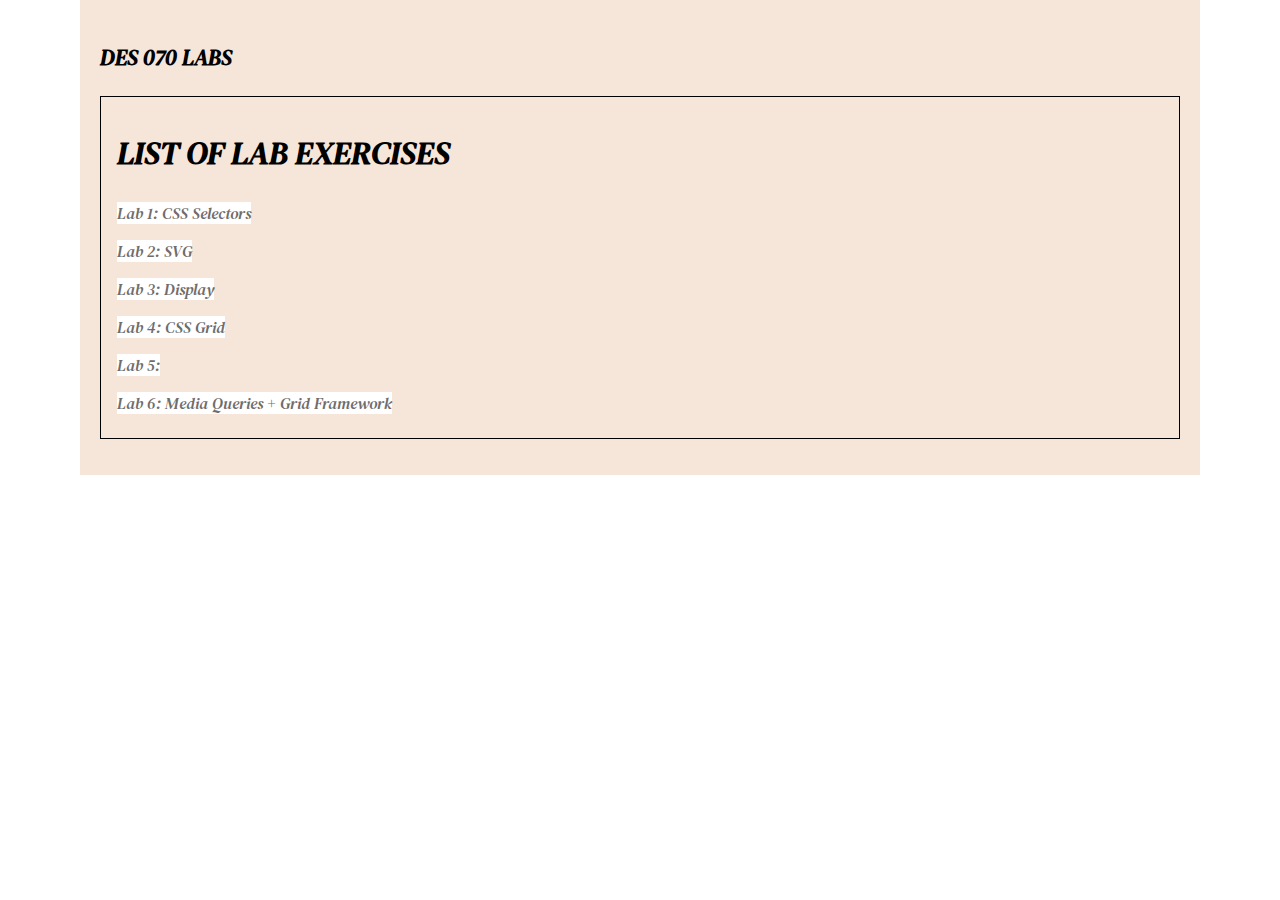
<file: index.html>
<!DOCTYPE html>
<html lang="en">
<head>
    <meta charset="UTF-8">
    <meta name="viewport" content="width=device-width, initial-scale=1.0">
   
    <link rel="preconnect" href="https://fonts.googleapis.com">
    <link rel="preconnect" href="https://fonts.gstatic.com" crossorigin>
    <link href="https://fonts.googleapis.com/css2?family=DM+Serif+Text:ital@0;1&display=swap" rel="stylesheet">
    
    <link rel="stylesheet" href="css/style.css">
   
    <title>Web Design Labs</title>

</head>
<body>

    <main>
        <div id="head">
            <div>
                <h3> <a href="index.html"> DES 070 LABS </a></h3>
            </div>
        </div>

        <div class="post">
            <h2> LIST OF LAB EXERCISES </h2>
            <p> <a href="css-lab-1.html"> Lab 1: CSS Selectors </a> </p>
            <p> <a href="css-lab-2.html"> Lab 2: SVG</a> </p>
            <p> <a href="css-lab-3.html"> Lab 3: Display</a> </p>
            <p> <a href="css-lab-4.html"> Lab 4: CSS Grid</a> </p>
            <p> <a href="css-lab-5.html"> Lab 5: </a> </p>
            <p> <a href="css-lab-6.html"> Lab 6: Media Queries + Grid Framework</a> </p>
        </div>

        </div>
        
    </main>
    

</body>
</html>
</file>
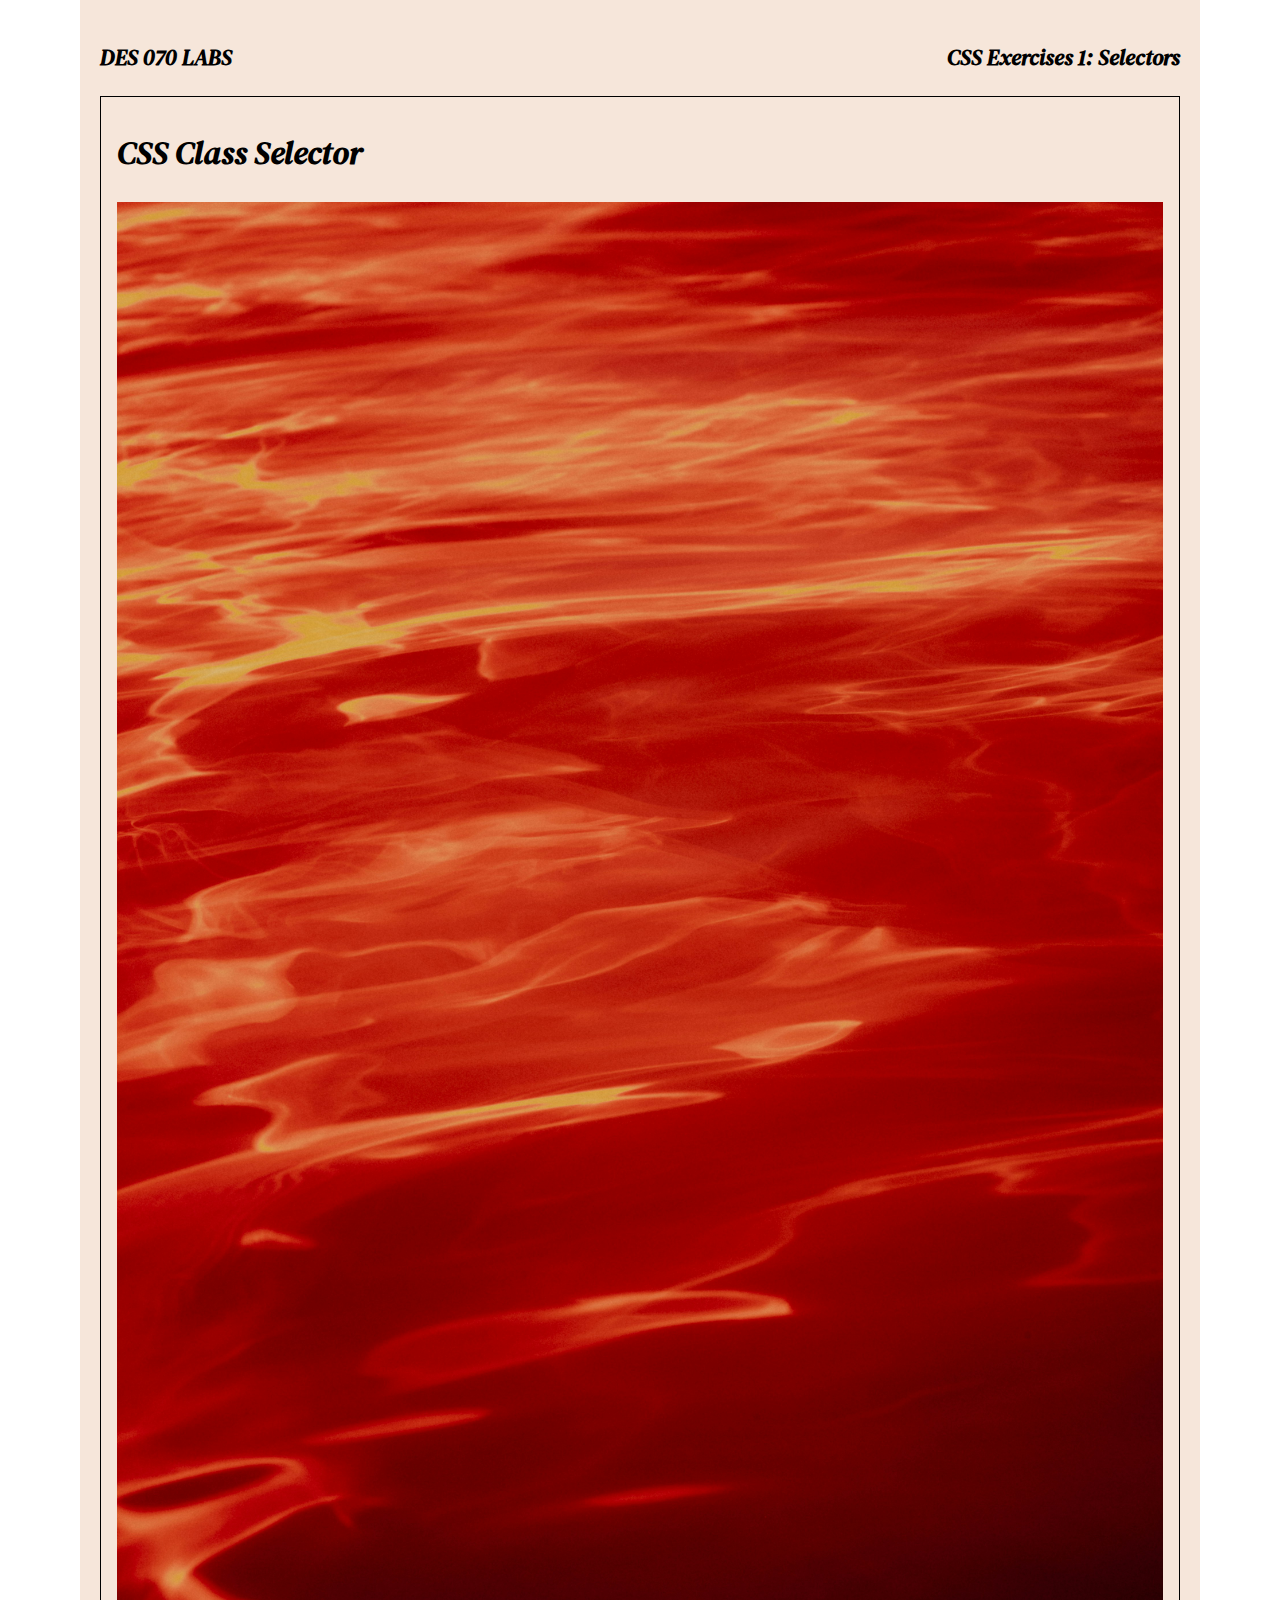
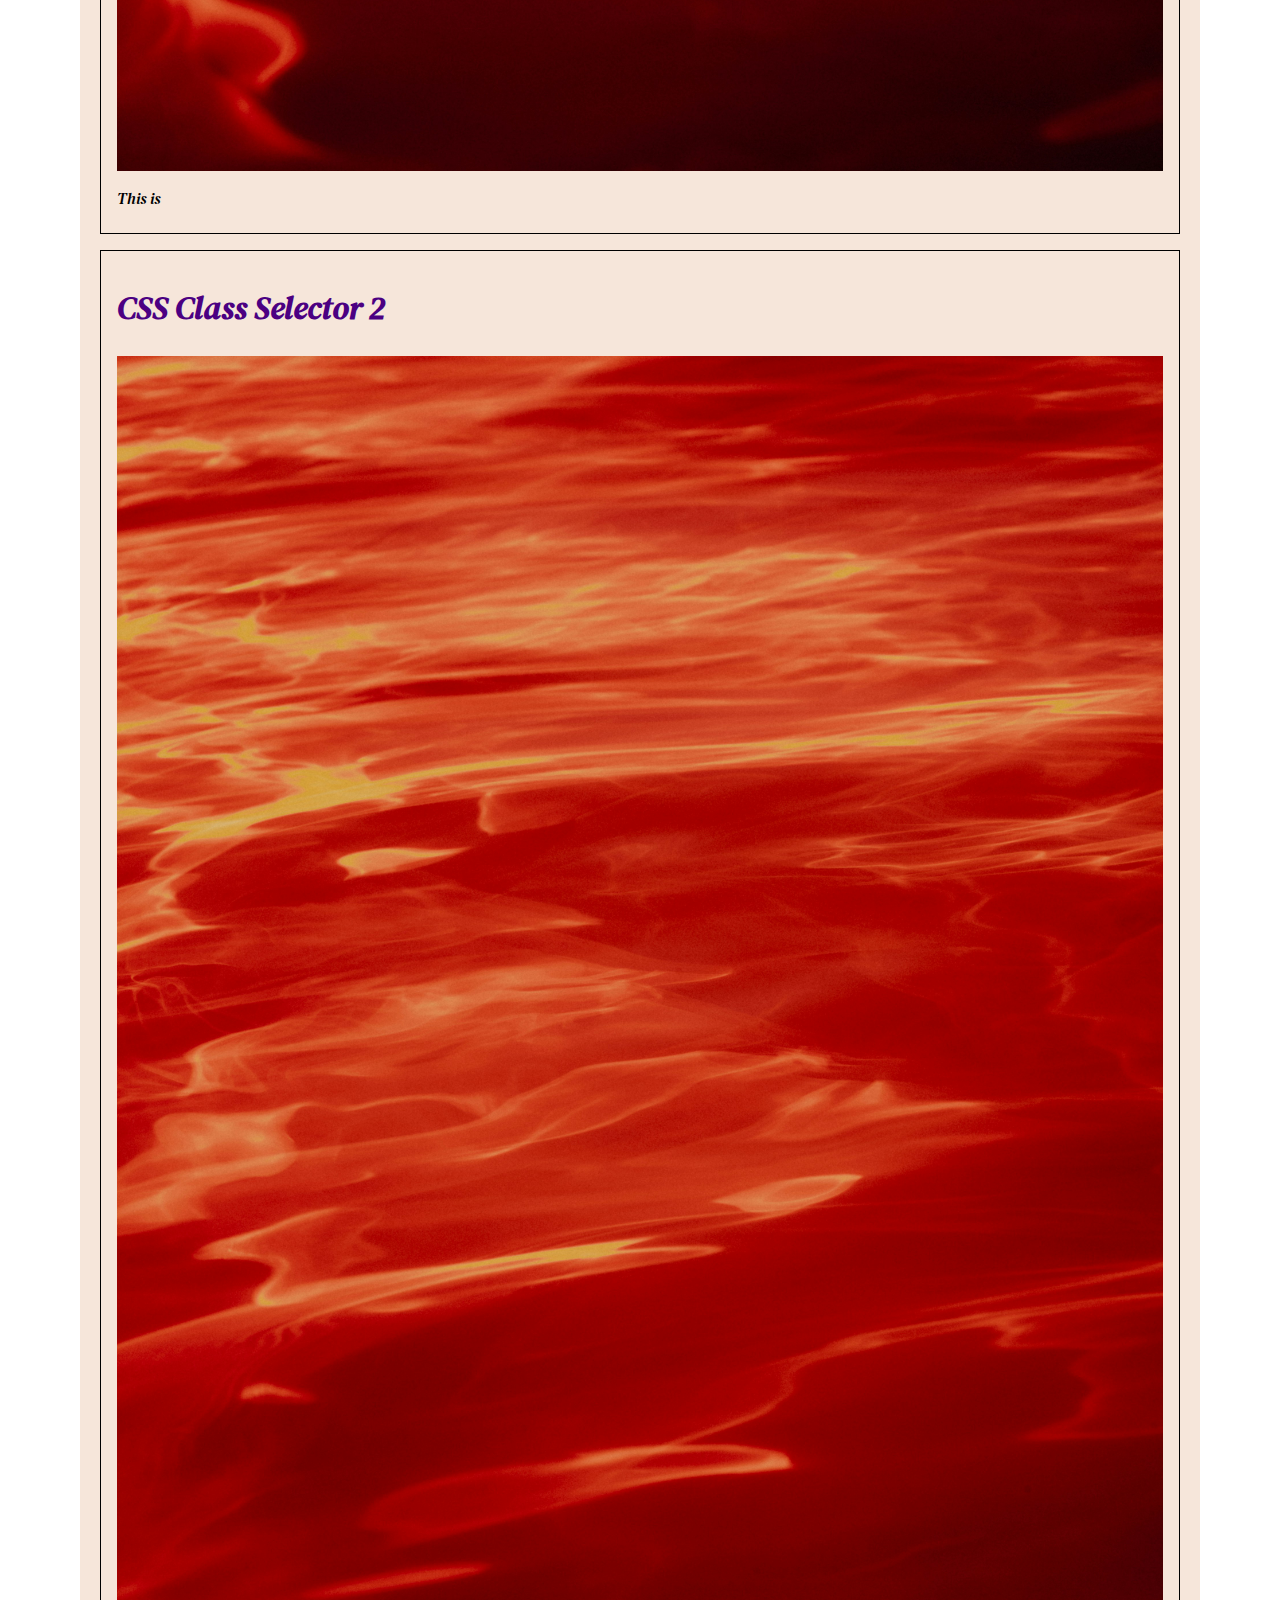
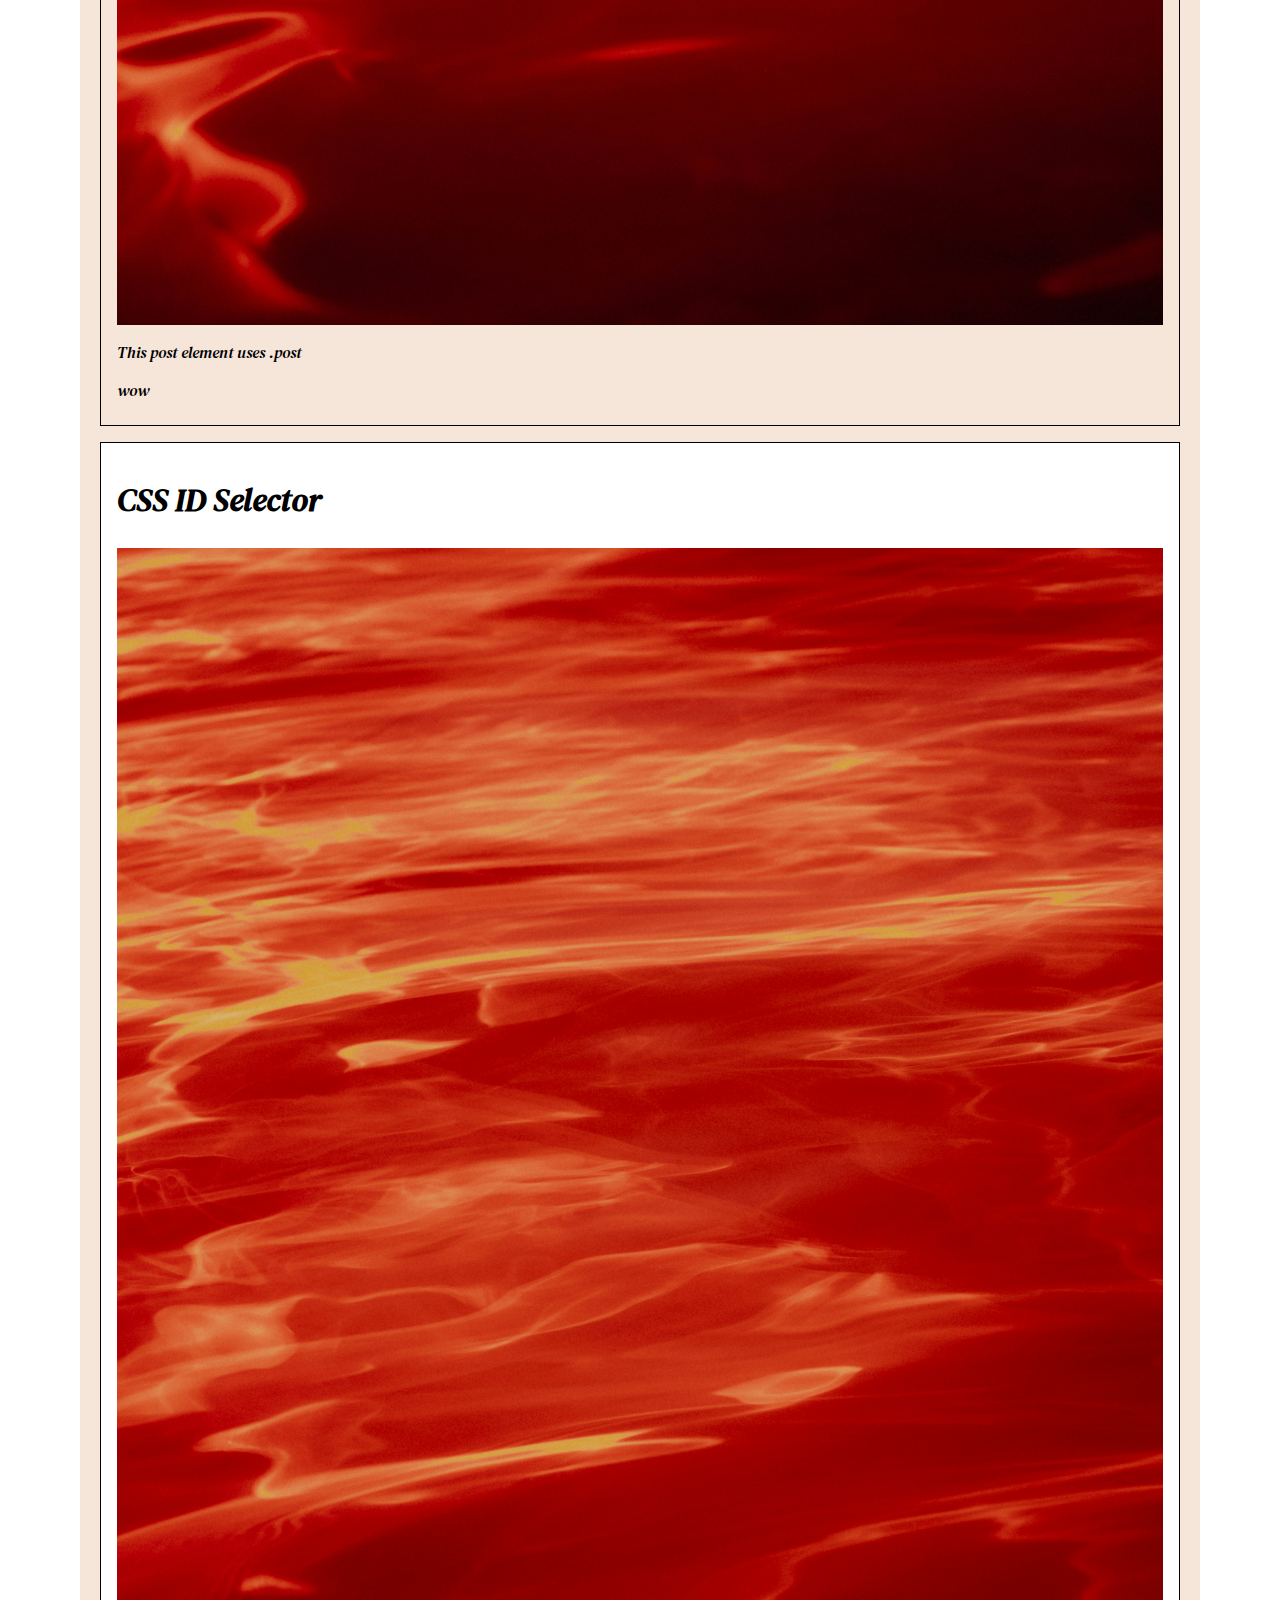
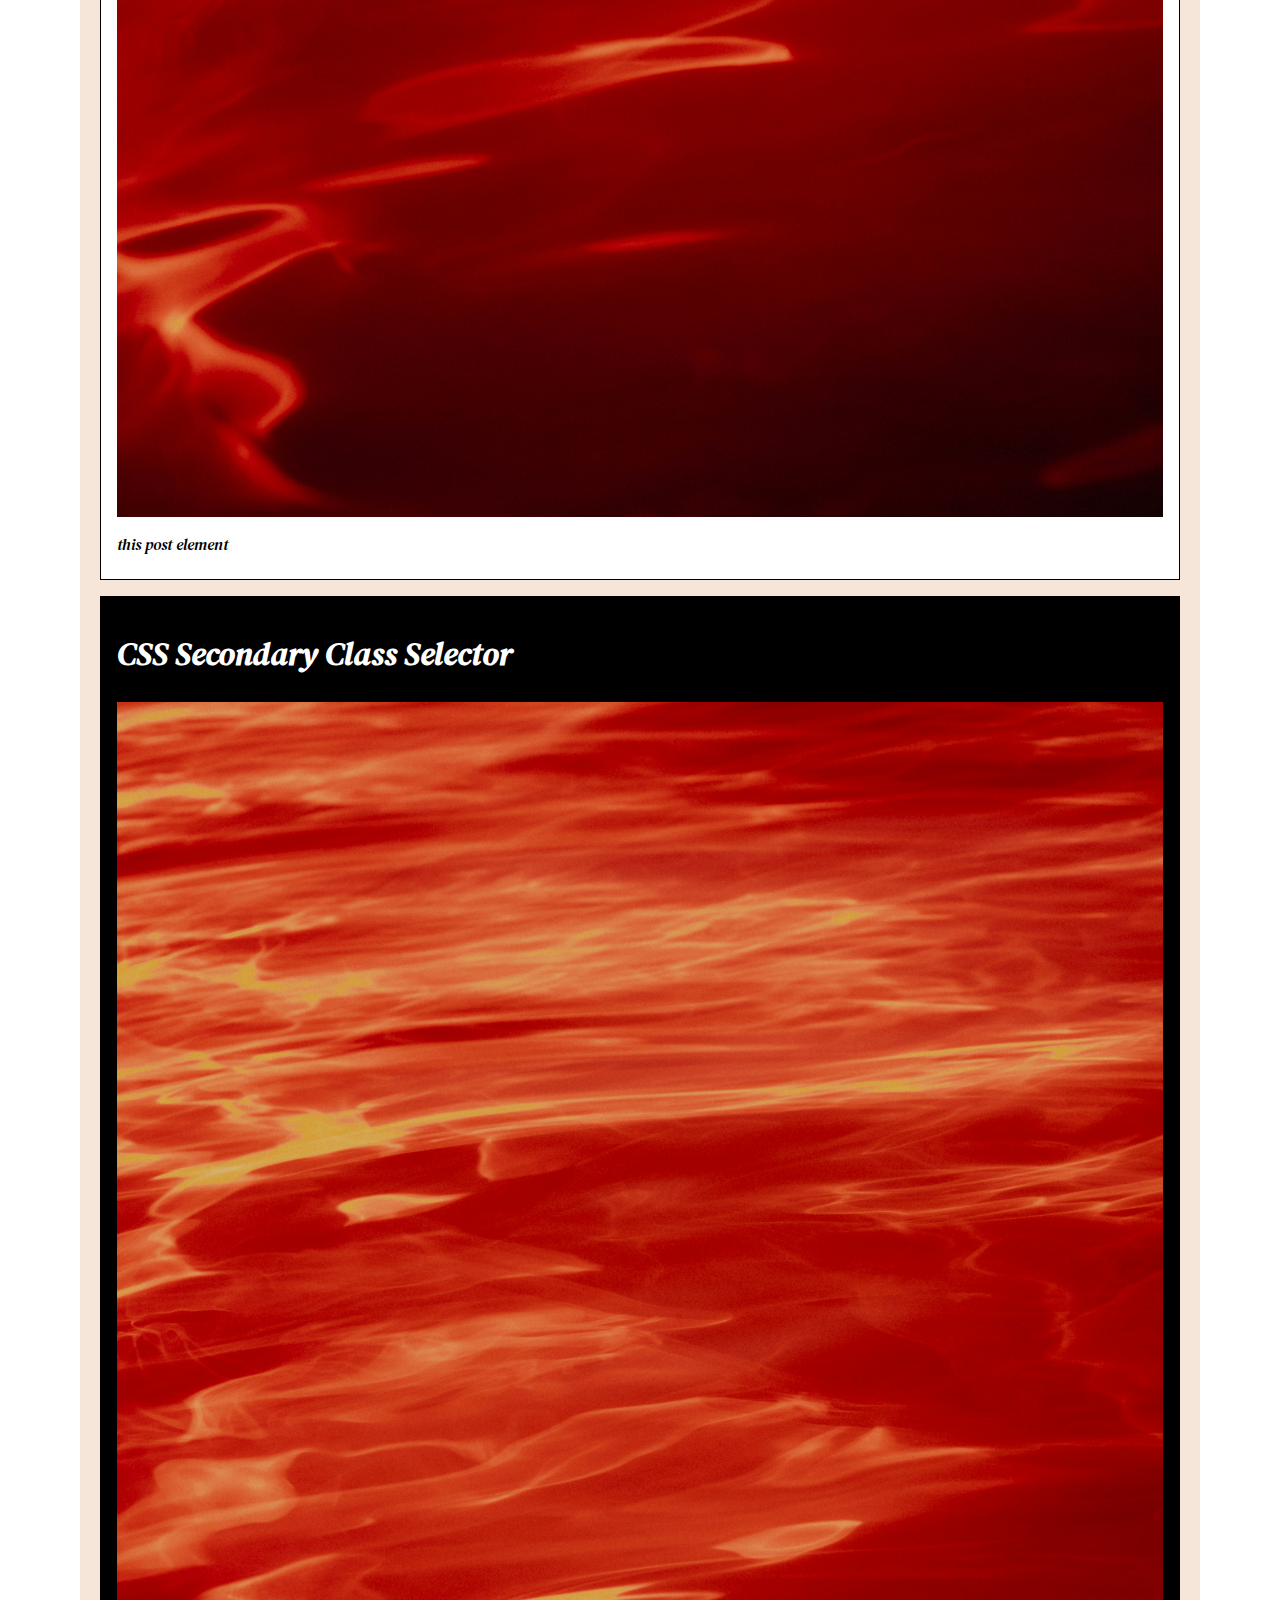
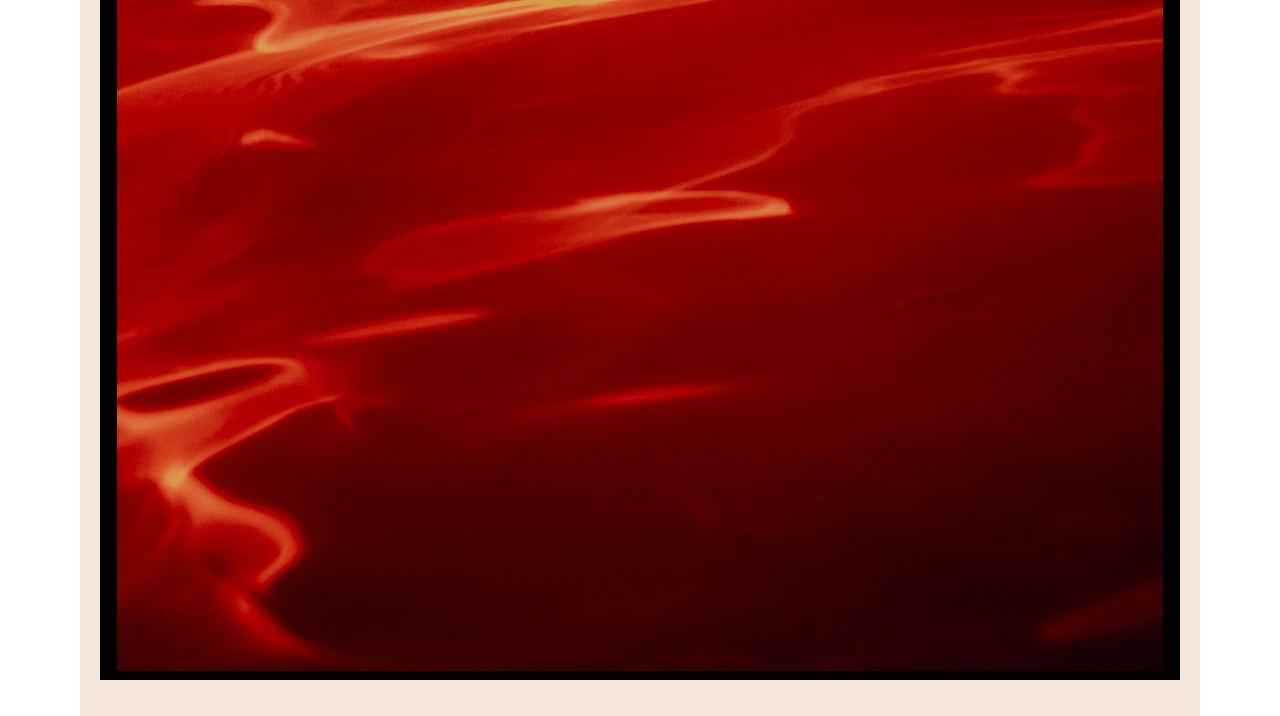
<file: css-lab-1.html>
<!DOCTYPE html>
<html lang="en">
<head>
    <meta charset="UTF-8">
    <meta name="viewport" content="width=device-width, initial-scale=1.0">
   
    <link rel="preconnect" href="https://fonts.googleapis.com">
    <link rel="preconnect" href="https://fonts.gstatic.com" crossorigin>
    <link href="https://fonts.googleapis.com/css2?family=DM+Serif+Text:ital@0;1&display=swap" rel="stylesheet">
    
    <link rel="stylesheet" href="css/style.css">
   
    <title>Web Design Labs</title>

</head>


<body>

    <main>
        <div id="head">
            <div><h3> <a href="index.html"> DES 070 LABS </a></h3></div>
            <div class="sub-head"> <h3>CSS Exercises 1: Selectors</h3></div>
        </div>
        

        <div class="post">
            <h2>CSS Class Selector</h2>
            <img src="images/jason-leung-zy2X702l6TA-unsplash.jpg" alt="">
            <p>This is</p>
        </div>

        <div class="post">
            <h2 class="special-headline">CSS Class Selector 2</h2>
            <img src="images/jason-leung-zy2X702l6TA-unsplash.jpg" alt="">
            <p>This post element uses .post</p>
            <p> wow </p>
        </div>

        <div id="post">
            <h2>CSS ID Selector</h2>
            <img src="images/jason-leung-zy2X702l6TA-unsplash.jpg" alt="">
            <p>this post element</p>
        </div>

        <div class="post highlight">
            <h2>CSS Secondary Class Selector</h2>
            <img src="images/jason-leung-zy2X702l6TA-unsplash.jpg" alt="">
        </div>

    </main>
    

</body>
</html>
</file>
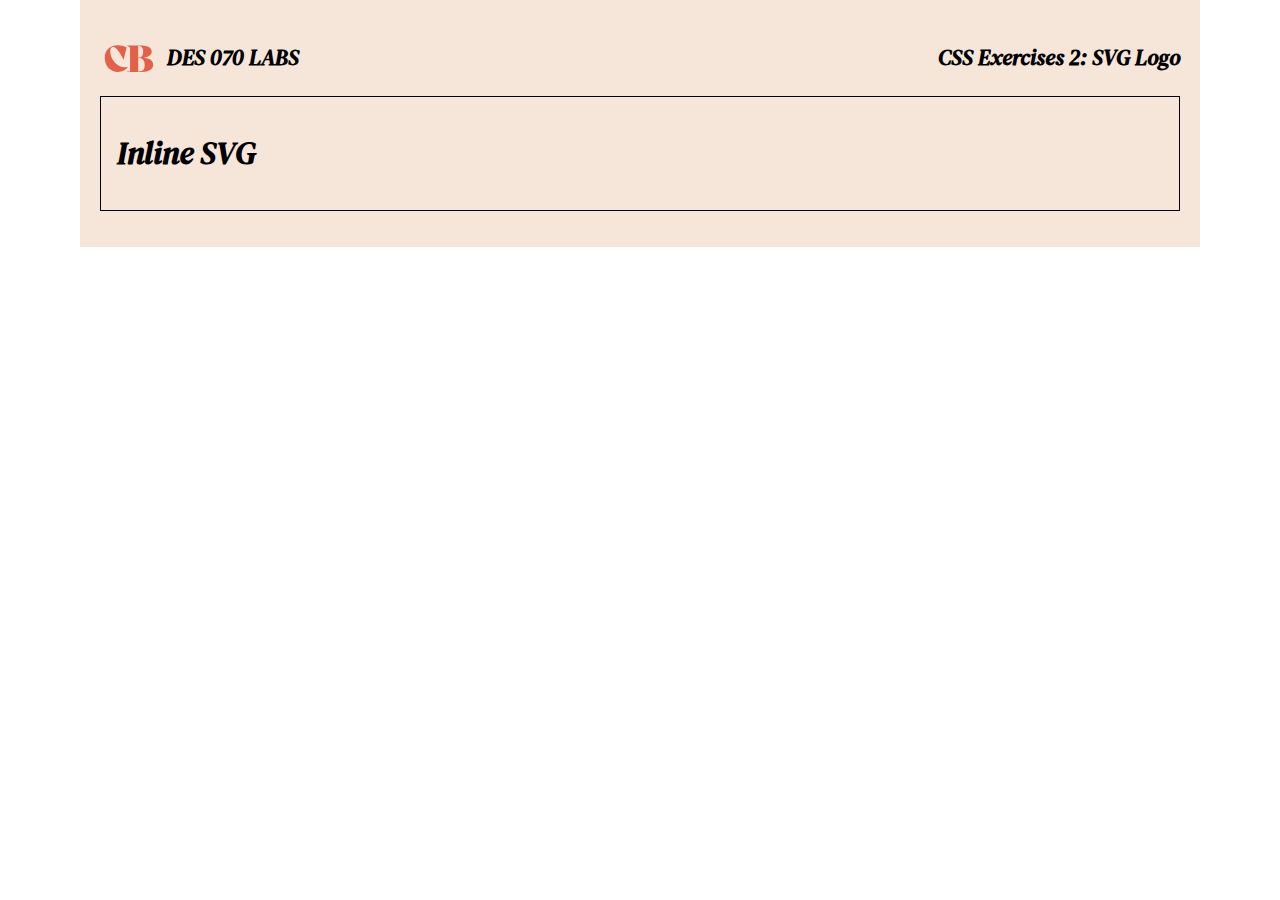
<file: css-lab-2.html>
<!DOCTYPE html>
<html lang="en">
<head>
    <meta charset="UTF-8">
    <meta name="viewport" content="width=device-width, initial-scale=1.0">
   
    <link rel="preconnect" href="https://fonts.googleapis.com">
    <link rel="preconnect" href="https://fonts.gstatic.com" crossorigin>
    <link href="https://fonts.googleapis.com/css2?family=DM+Serif+Text:ital@0;1&display=swap" rel="stylesheet">
    
    <link rel="stylesheet" href="css/style.css">
   
    <title>Web Design Labs</title>

</head>


<body>

    <main>
        <div id="head">
            <div>
                <a href="index.html" class="logo-holder">
                    <img id="logo" src="images/logo.svg">
                    <h3 id="logo-type">DES 070 LABS</h3>
                </a>
            </div>

            <div class="sub-head"><h3>CSS Exercises 2: SVG Logo</h3></div>
        </div>

        <div class="post">
            <h2>Inline SVG</h2>
            <?xml version="1.0" encoding="UTF-8"?>

        </div>
        



        

    </main>
    

</body>
</html>
</file>
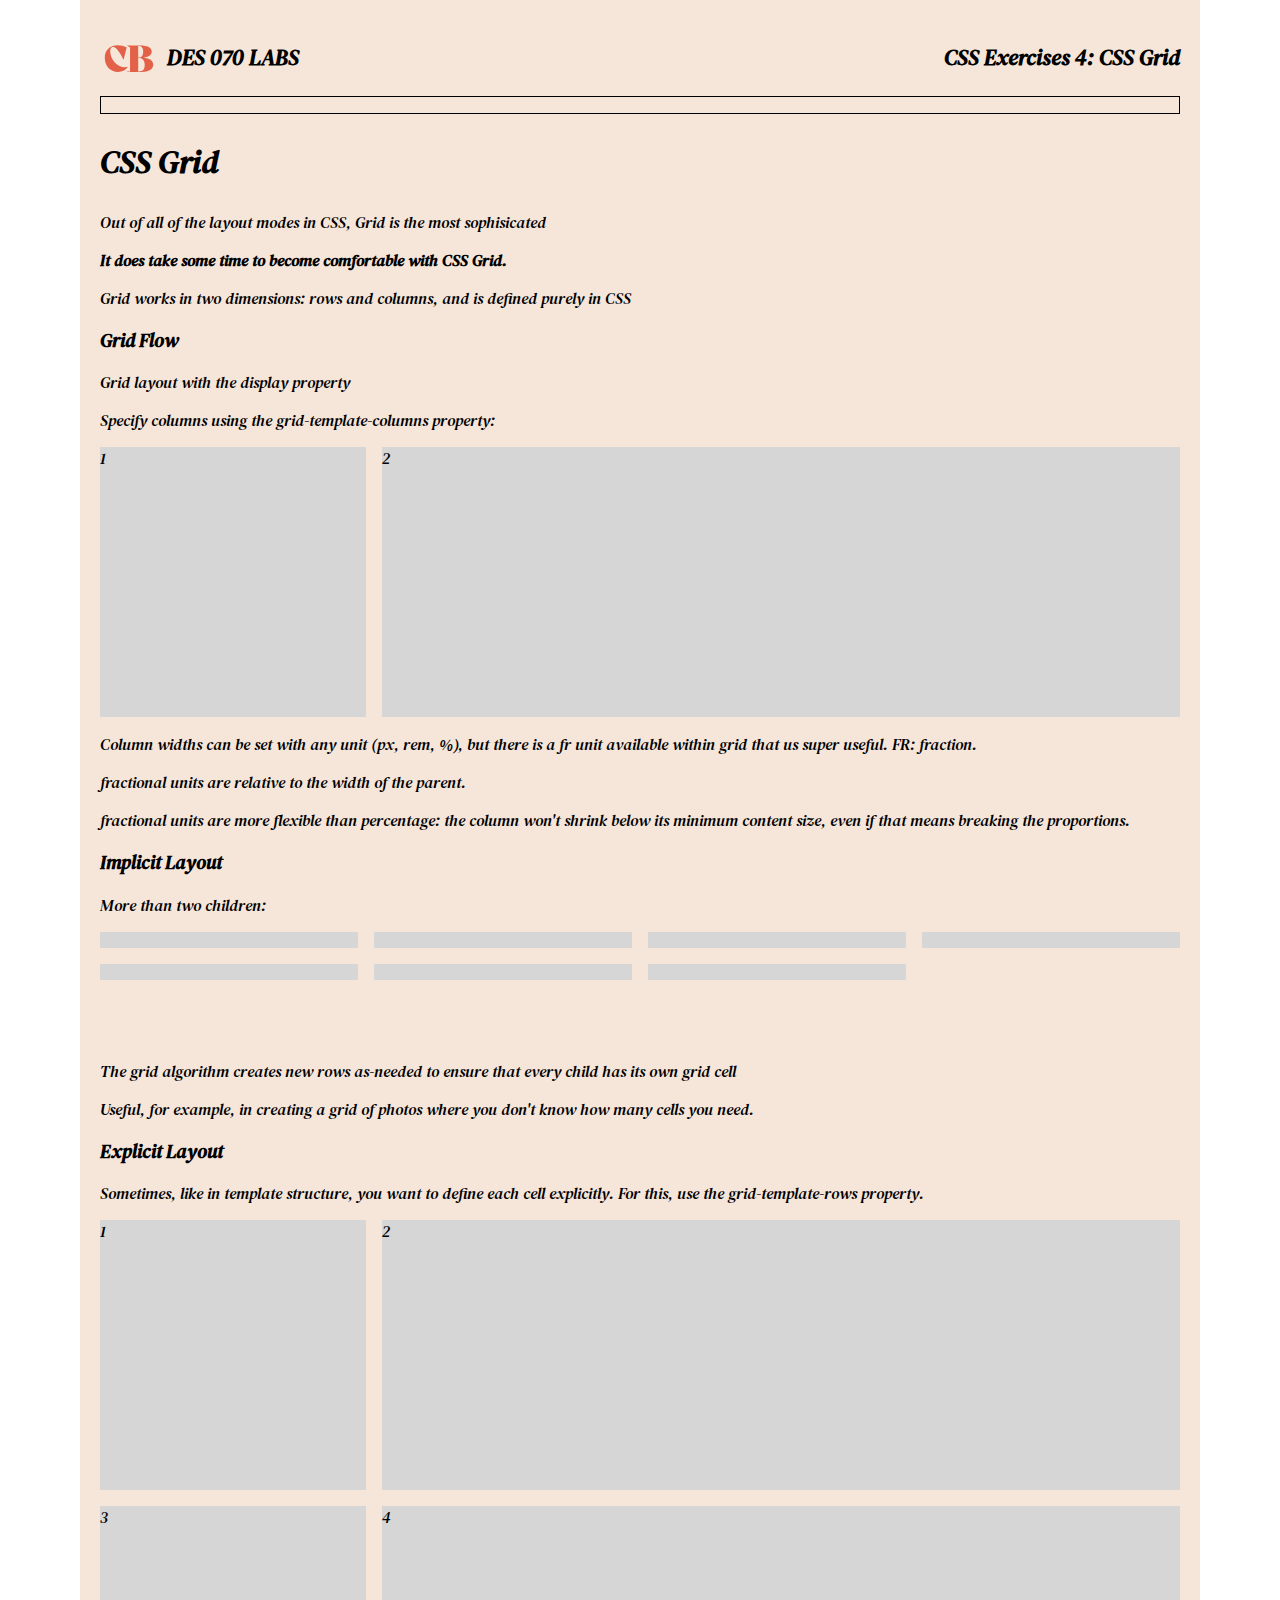
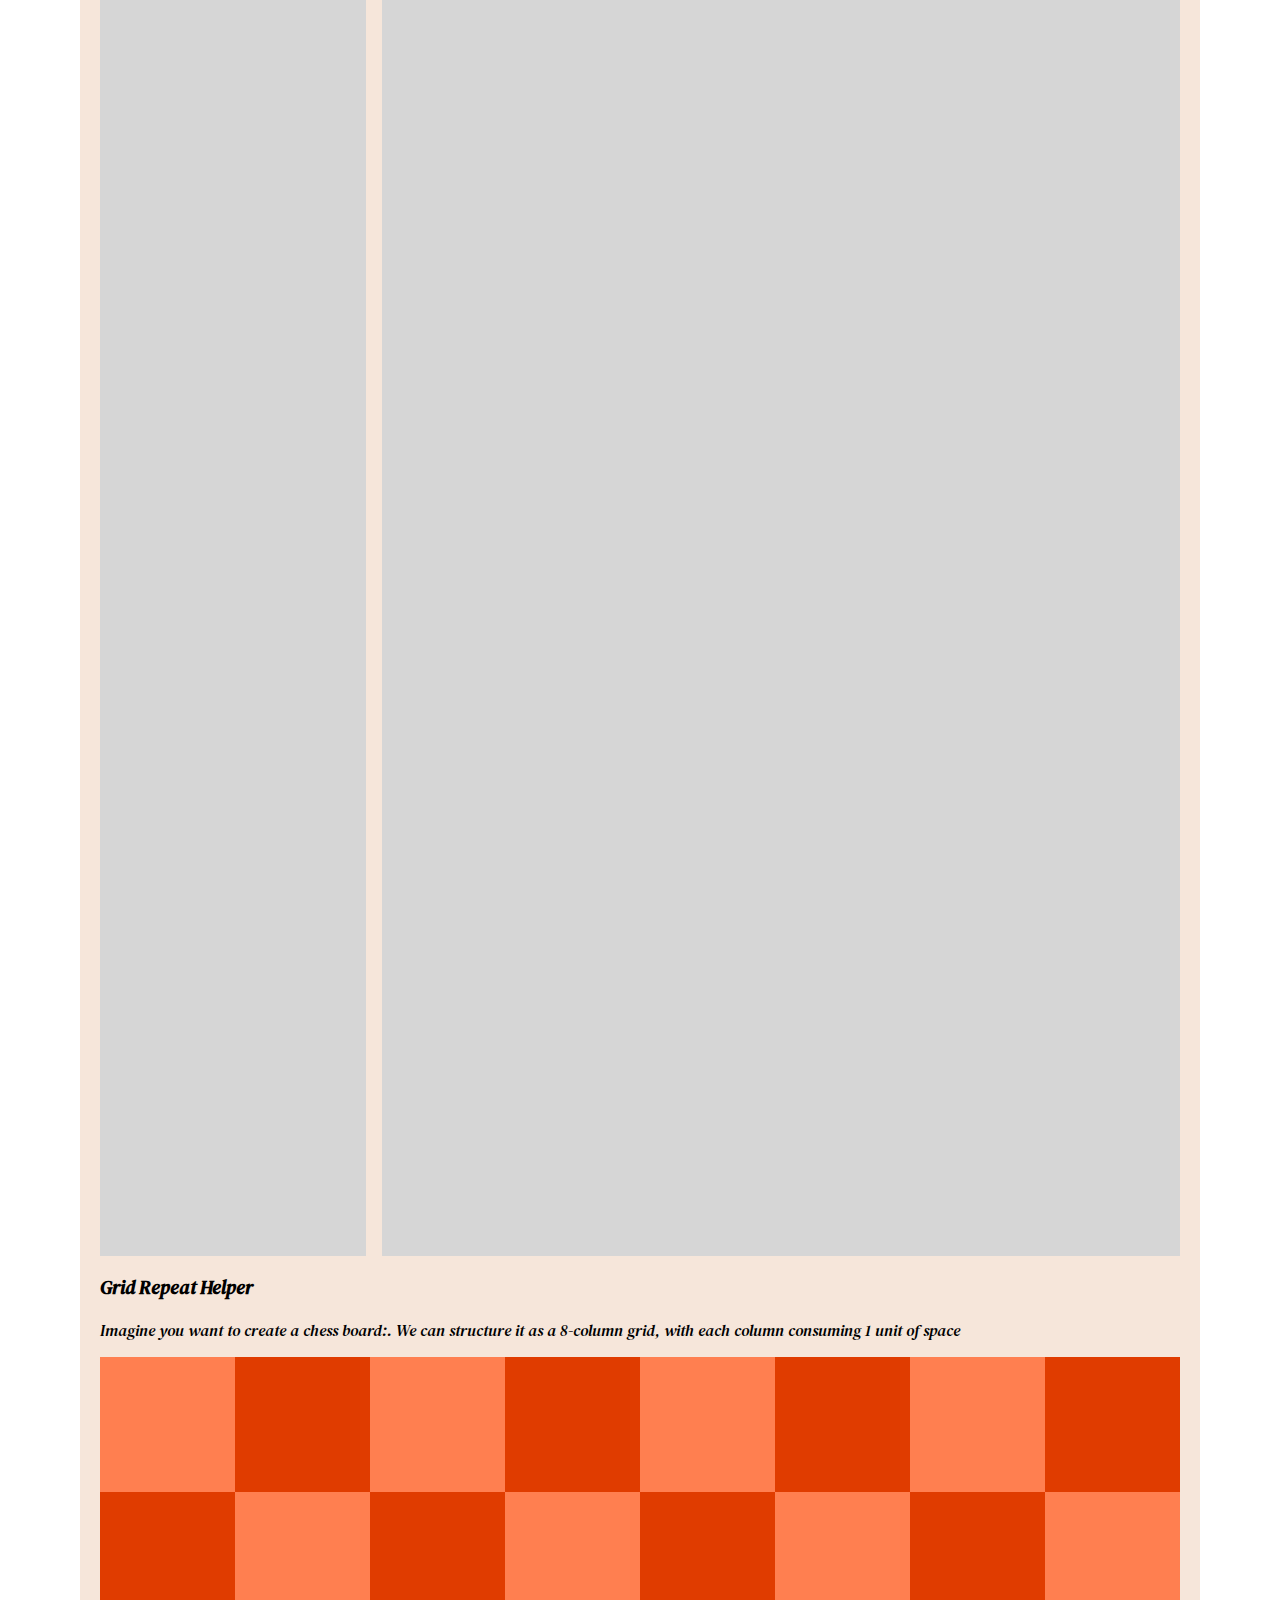
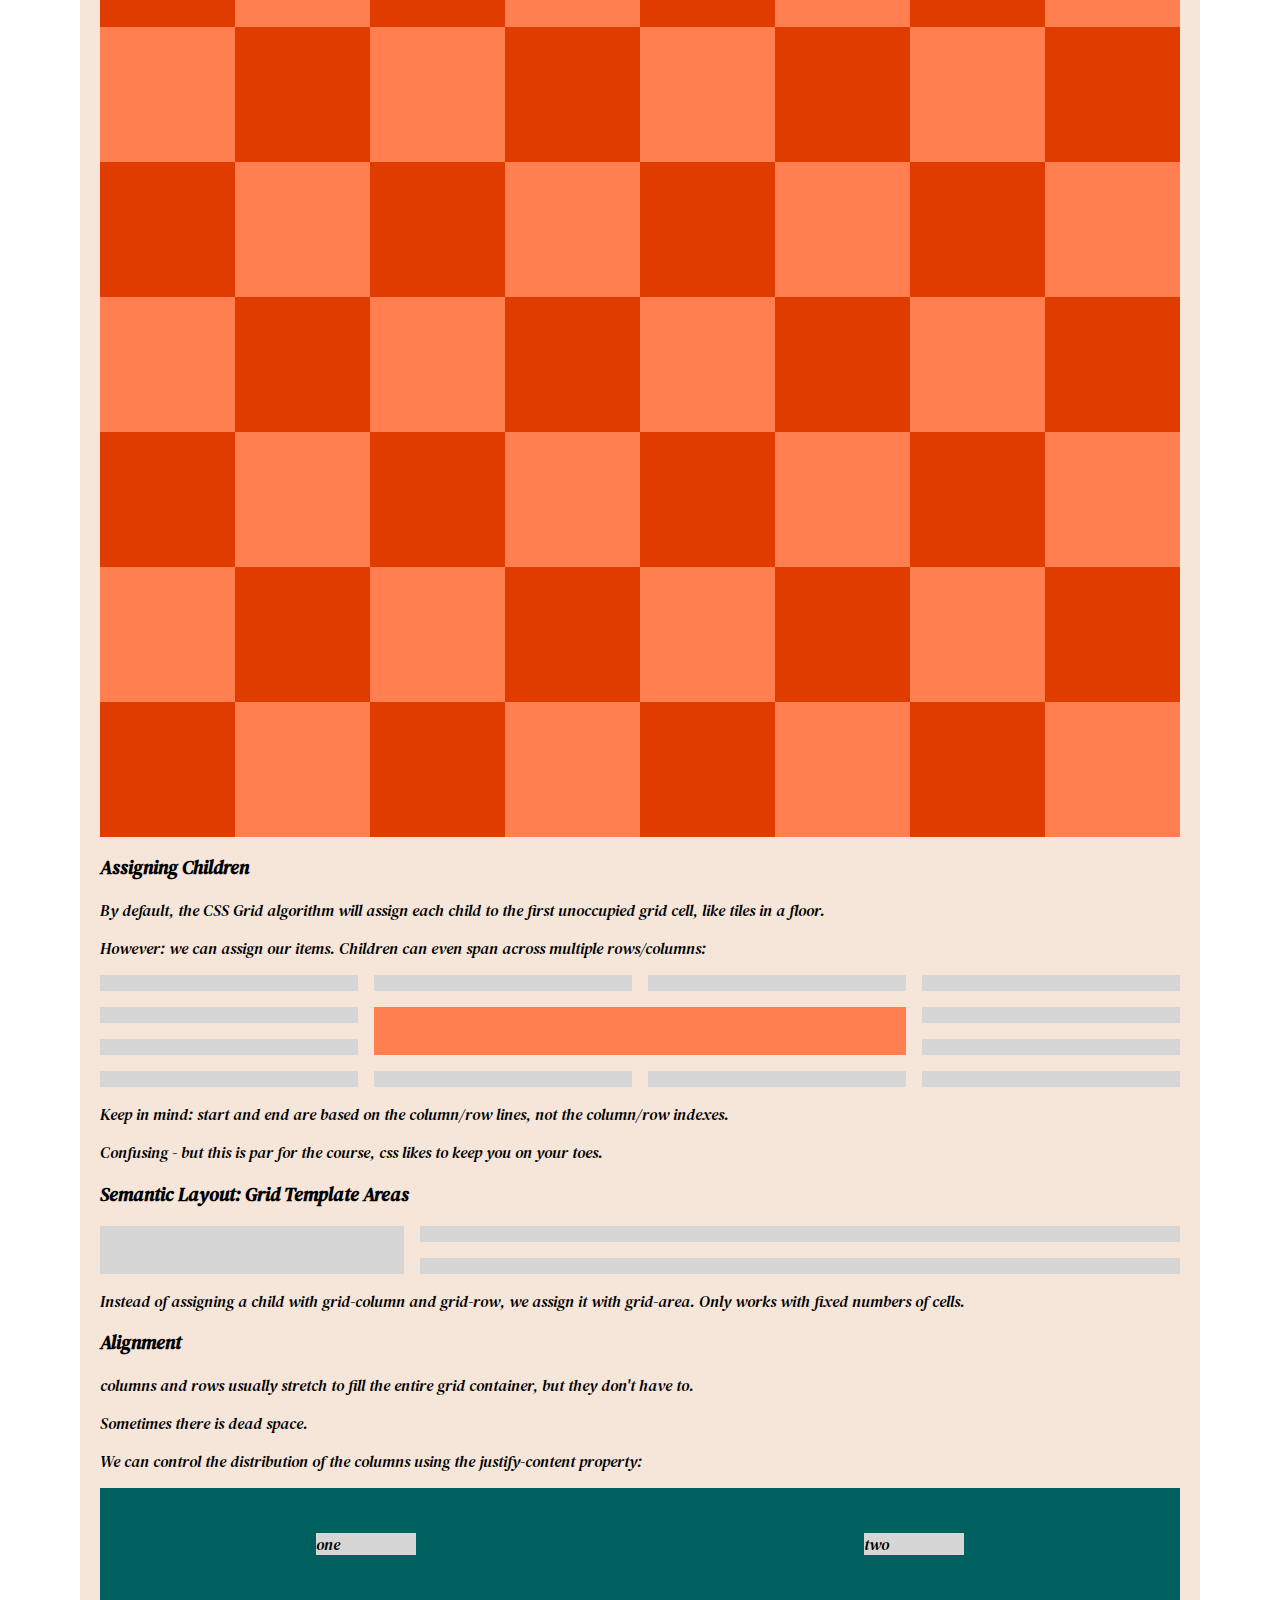
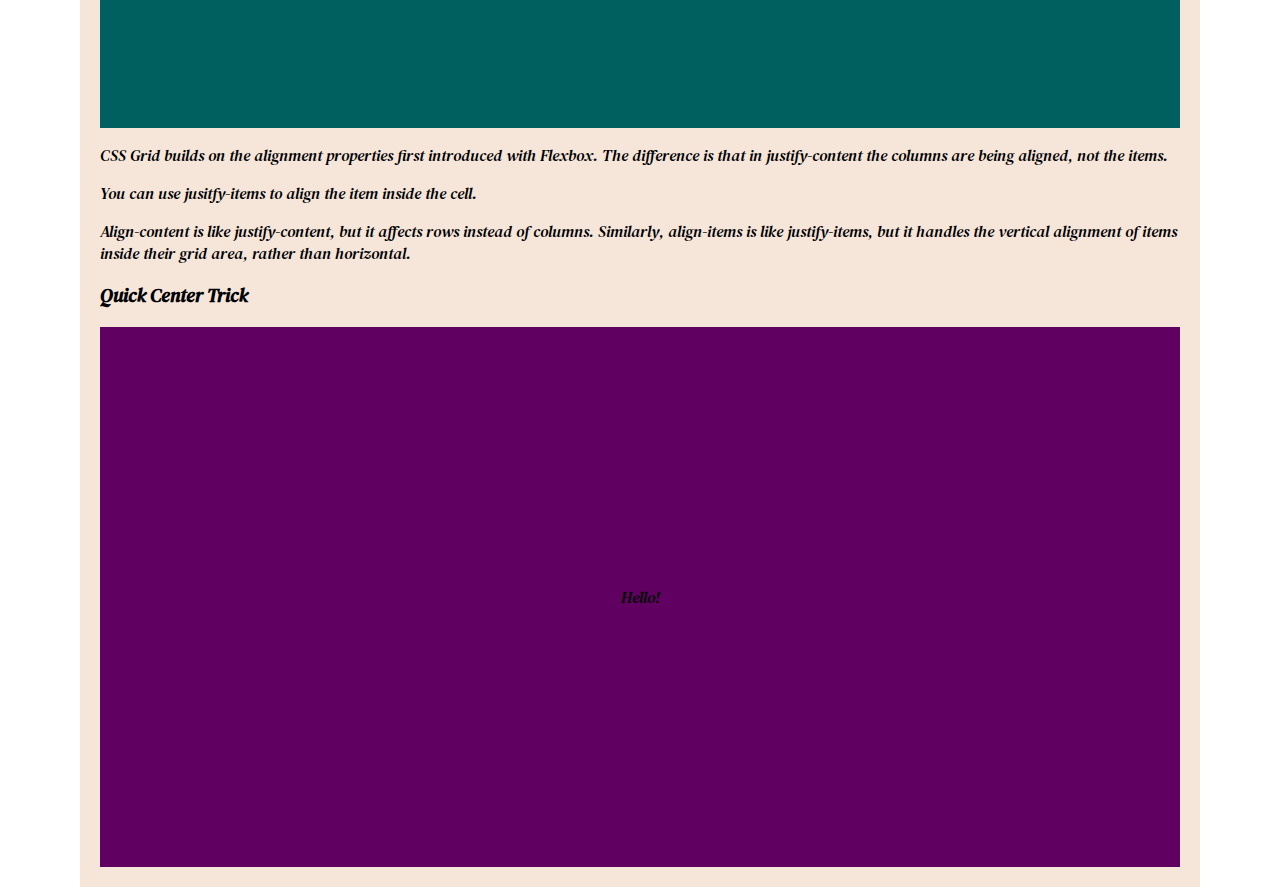
<file: css-lab-4.html>
<!DOCTYPE html>
<html lang="en">
<head>
    <meta charset="UTF-8">
    <meta name="viewport" content="width=device-width, initial-scale=1.0">
   
    <link rel="preconnect" href="https://fonts.googleapis.com">
    <link rel="preconnect" href="https://fonts.gstatic.com" crossorigin>
    <link href="https://fonts.googleapis.com/css2?family=DM+Serif+Text:ital@0;1&display=swap" rel="stylesheet">
    
    <link rel="stylesheet" href="css/style.css">
   
    <title>Web Design Labs</title>

</head>


<body>

    <main>
        <div id="head">
            <div>
                <a href="index.html" class="logo-holder">
                    <img id="logo" src="images/logo.svg">
                    <h3 id="logo-type">DES 070 LABS</h3>
                </a>
            </div>

            <div class="sub-head"><h3>CSS Exercises 4: CSS Grid</h3></div>

        </div>

<div class="post"></div>
        <h2> CSS Grid </h2>
        <p>Out of all of the layout modes in CSS, Grid is the most sophisicated</p>
        <p><em><strong>It does take some time to become comfortable with CSS Grid.</strong></em></p>
        <p>Grid works in two dimensions: rows and columns, and is defined purely in CSS</p>
    
        <h3>Grid Flow</h3>
    
        <p>Grid layout with the display property</p>
        <p>Specify columns using the grid-template-columns property:</p>
    
    <div class="grid-parent">
        <div class="grid-child">1 </div>
        <div class="grid-child">2 </div>
    </div>

    <p>Column widths can be set with any unit (px, rem, %), but there is a fr unit available within grid that us super useful. FR: fraction.</p>
    <p>fractional units are relative to the width of the parent.</p>
    <p>fractional units are more flexible than percentage: the column won't shrink below its minimum content size, even if that means breaking the proportions.</p>

    <h3>Implicit Layout</h3>
    <p>More than two children:</p>

    <div class="grid-assign-parent">
        <div class="grid-assign-child"></div>
        <div class="grid-assign-child"></div>
        <div class="grid-assign-child"></div>
        <div class="grid-assign-child"></div>
        <div class="grid-assign-child"></div>
        <div class="grid-assign-child"></div>
        <div class="grid-assign-child"></div>
    </div>

    <p>The grid algorithm creates new rows as-needed to ensure that every child has its own grid cell</p>
                <p>Useful, for example, in creating a grid of photos where you don't know how many cells you need.</p>
    
                <h3>Explicit Layout</h3>
    
                <p>Sometimes, like in template structure, you want to define each cell explicitly. For this, use the grid-template-rows property.</p>
    
                <div class="grid-layout-parent">
                    <div class="grid-child">1</div>
                    <div class="grid-child">2</div>
                    <div class="grid-child">3</div>
                    <div class="grid-child">4</div>
                </div>
    
                <h3>Grid Repeat Helper</h3>
                <p>Imagine you want to create a chess board:. We can structure it as a 8-column grid, with each column consuming 1 unit of space</p>
                
                <div class="grid-layout-chess">
                    <div class="grid-child-chess"></div>
                    <div class="grid-child-chess"></div>
                    <div class="grid-child-chess"></div>
                    <div class="grid-child-chess"></div>
                    <div class="grid-child-chess"></div>
                    <div class="grid-child-chess"></div>
                    <div class="grid-child-chess"></div>
                    <div class="grid-child-chess"></div>
                    <div class="grid-child-chess"></div>
                    <div class="grid-child-chess"></div>
                    <div class="grid-child-chess"></div>
                    <div class="grid-child-chess"></div>
                    <div class="grid-child-chess"></div>
                    <div class="grid-child-chess"></div>
                    <div class="grid-child-chess"></div>
                    <div class="grid-child-chess"></div>
                    <div class="grid-child-chess"></div>
                    <div class="grid-child-chess"></div>
                    <div class="grid-child-chess"></div>
                    <div class="grid-child-chess"></div>
                    <div class="grid-child-chess"></div>
                    <div class="grid-child-chess"></div>
                    <div class="grid-child-chess"></div>
                    <div class="grid-child-chess"></div>
                    <div class="grid-child-chess"></div>
                    <div class="grid-child-chess"></div>
                    <div class="grid-child-chess"></div>
                    <div class="grid-child-chess"></div>
                    <div class="grid-child-chess"></div>
                    <div class="grid-child-chess"></div>
                    <div class="grid-child-chess"></div>
                    <div class="grid-child-chess"></div>
                    <div class="grid-child-chess"></div>
                    <div class="grid-child-chess"></div>
                    <div class="grid-child-chess"></div>
                    <div class="grid-child-chess"></div>
                    <div class="grid-child-chess"></div>
                    <div class="grid-child-chess"></div>
                    <div class="grid-child-chess"></div>
                    <div class="grid-child-chess"></div>
                    <div class="grid-child-chess"></div>
                    <div class="grid-child-chess"></div>
                    <div class="grid-child-chess"></div>
                    <div class="grid-child-chess"></div>
                    <div class="grid-child-chess"></div>
                    <div class="grid-child-chess"></div>
                    <div class="grid-child-chess"></div>
                    <div class="grid-child-chess"></div>
                    <div class="grid-child-chess"></div>
                    <div class="grid-child-chess"></div>
                    <div class="grid-child-chess"></div>
                    <div class="grid-child-chess"></div>
                    <div class="grid-child-chess"></div>
                    <div class="grid-child-chess"></div>
                    <div class="grid-child-chess"></div>
                    <div class="grid-child-chess"></div>
                    <div class="grid-child-chess"></div>
                    <div class="grid-child-chess"></div>
                    <div class="grid-child-chess"></div>
                    <div class="grid-child-chess"></div>
                    <div class="grid-child-chess"></div>
                    <div class="grid-child-chess"></div>
                    <div class="grid-child-chess"></div>
                    <div class="grid-child-chess"></div>    
                </div>
    
                <h3>Assigning Children</h3>
    
                <p>By default, the CSS Grid algorithm will assign each child to the first unoccupied grid cell, like tiles in a floor.</p>
                <p>However: we can assign our items. Children can even span across multiple rows/columns:</p>
    
                <div class="grid-assign-parent">
                    <div class="grid-assign-child"></div>
                    <div class="grid-assign-child"></div>
                    <div class="grid-assign-child"></div>
                    <div class="grid-assign-child"></div>
                    <div class="grid-assign-special-child"></div>
                    <div class="grid-assign-child"></div>
                    <div class="grid-assign-child"></div>
                    <div class="grid-assign-child"></div>
                    <div class="grid-assign-child"></div>
                    <div class="grid-assign-child"></div>
                    <div class="grid-assign-child"></div>
                    <div class="grid-assign-child"></div>
                    <div class="grid-assign-child"></div>
                </div>
    
                <p>Keep in mind: start and end are based on the column/row lines, not the column/row indexes.</p>
                <p>Confusing - but this is par for the course, css likes to keep you on your toes.</p>
    
                <h3>Semantic Layout: Grid Template Areas</h3>
    
                <div class="grid-area-parent">
                    <div class="grid-area-child area-sidebar"></div>
                    <div class="grid-area-child area-header"></div>
                    <div class="grid-area-child area-main"></div>
                </div>
    
                <p>Instead of assigning a child with grid-column and grid-row, we assign it with grid-area. Only works with fixed numbers of cells.</p>
    
                <h3>Alignment</h3>
    
                <p>columns and rows usually stretch to fill the entire grid container, but they don't have to.</p>
                <p>Sometimes there is dead space.</p>
                <p>We can control the distribution of the columns using the justify-content property:</p>
    
                <div class="grid-alignment-parent">
                    <div class="grid-alignment-child">one</div>
                    <div class="grid-alignment-child">two</div>
                </div>
    
                <p>CSS Grid builds on the alignment properties first introduced with Flexbox. The difference is that in justify-content the columns are being aligned, not the items.</p>
    
                <p>You can use jusitfy-items to align the item inside the cell.</p>
    
                <p>Align-content is like justify-content, but it affects rows instead of columns. Similarly, align-items is like justify-items, but it handles the vertical alignment of items inside their grid area, rather than horizontal.</p>
    
                <h3>Quick Center Trick</h3>
    
                <div class="quick-center-trick">
                    <div class="center-me">Hello!</div>
                </div>
    
            </div>
        

    </main>
    

</body>
</html>
</file>
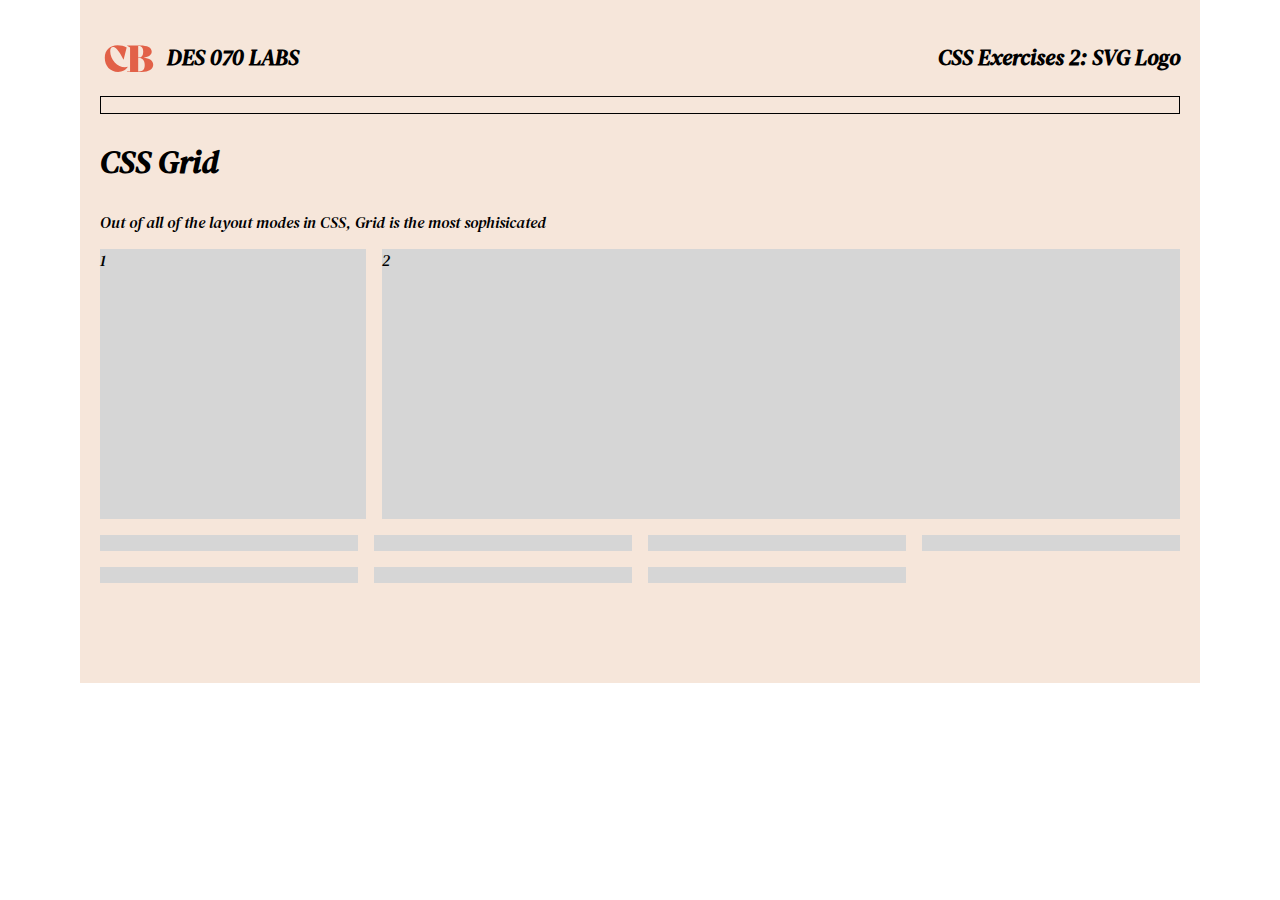
<file: css-lab-5.html>
<!DOCTYPE html>
<html lang="en">
<head>
    <meta charset="UTF-8">
    <meta name="viewport" content="width=device-width, initial-scale=1.0">
   
    <link rel="preconnect" href="https://fonts.googleapis.com">
    <link rel="preconnect" href="https://fonts.gstatic.com" crossorigin>
    <link href="https://fonts.googleapis.com/css2?family=DM+Serif+Text:ital@0;1&display=swap" rel="stylesheet">
    
    <link rel="stylesheet" href="css/style.css">
   
    <title>Web Design Labs</title>

</head>


<body>

    <main>
        <div id="head">
            <div>
                <a href="index.html" class="logo-holder">
                    <img id="logo" src="images/logo.svg">
                    <h3 id="logo-type">DES 070 LABS</h3>
                </a>
            </div>

            <div class="sub-head"><h3>CSS Exercises 2: SVG Logo</h3></div>

        </div>

<div class="post"></div>
        <h2> CSS Grid </h2>
        <p>Out of all of the layout modes in CSS, Grid is the most sophisicated</p>

    <div class="grid-parent">
        <div class="grid-child">1 </div>
        <div class="grid-child">2 </div>
    </div>

    <div class="grid-assign-parent">
        <div class="grid-assign-child"></div>
        <div class="grid-assign-child"></div>
        <div class="grid-assign-child"></div>
        <div class="grid-assign-child"></div>
        <div class="grid-assign-child"></div>
        <div class="grid-assign-child"></div>
        <div class="grid-assign-child"></div>
    </div>

        

    </main>
    

</body>
</html>
</file>
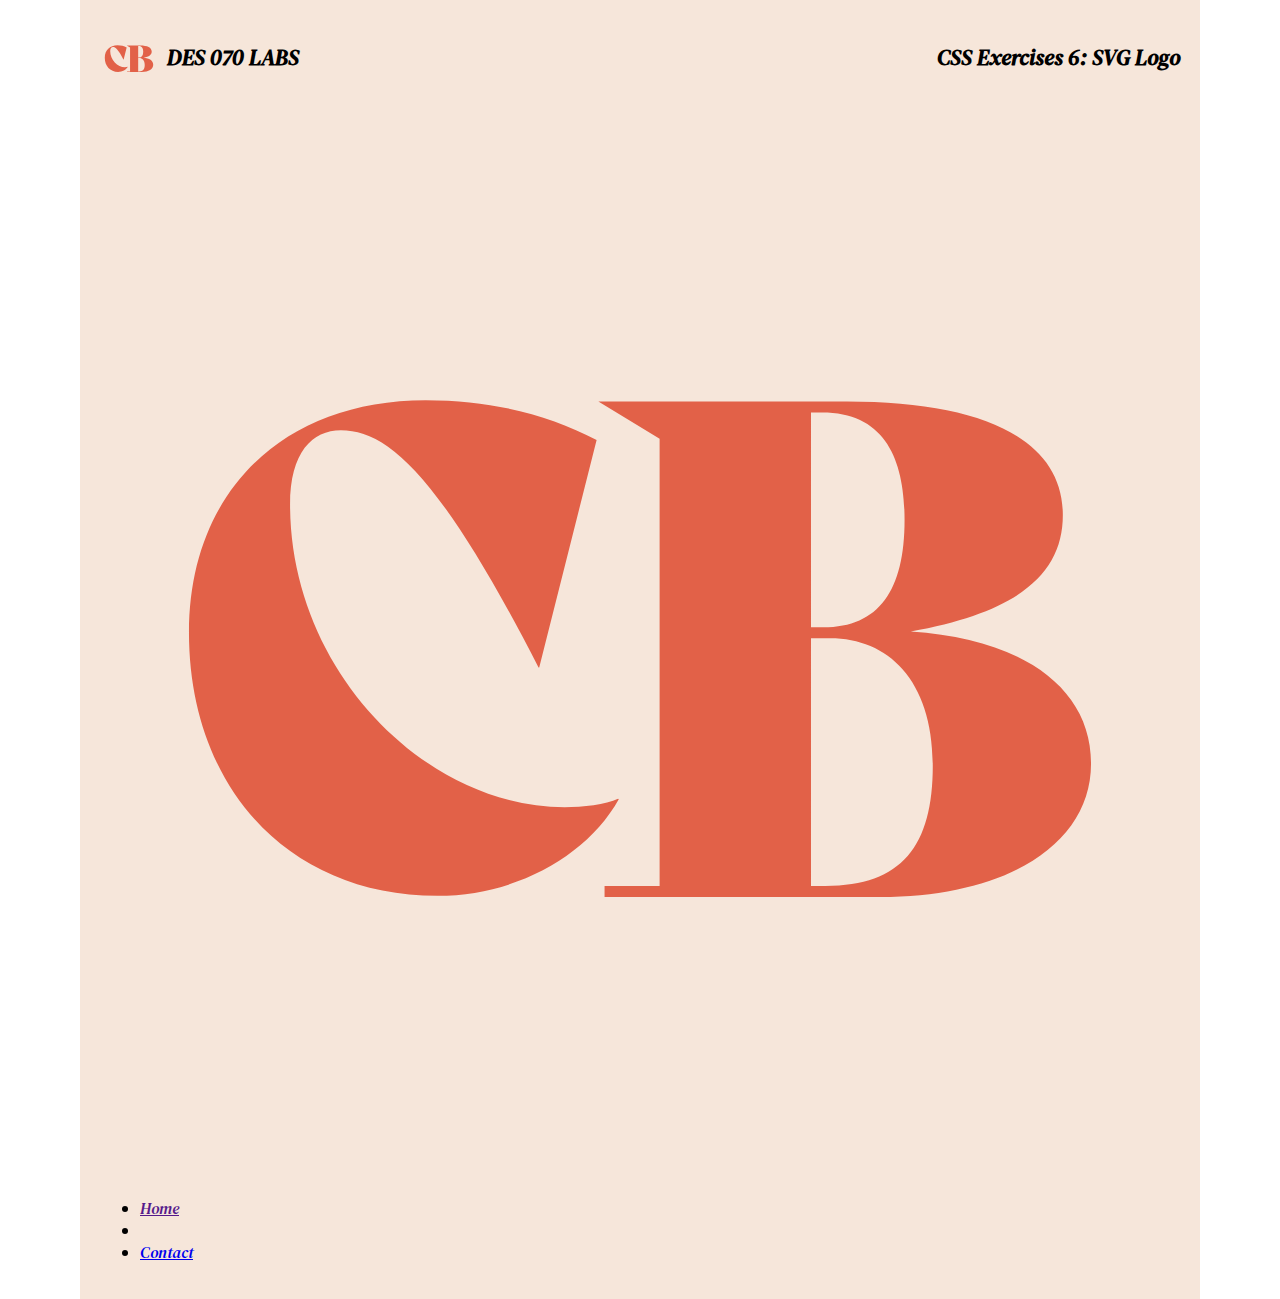
<file: css-lab-6.html>
<!DOCTYPE html>
<html lang="en">
<head>
    <meta charset="UTF-8">
    <meta name="viewport" content="width=device-width, initial-scale=1.0">
   
    <link rel="preconnect" href="https://fonts.googleapis.com">
    <link rel="preconnect" href="https://fonts.gstatic.com" crossorigin>
    <link href="https://fonts.googleapis.com/css2?family=DM+Serif+Text:ital@0;1&display=swap" rel="stylesheet">
    
    <link rel="stylesheet" href="css/style.css">
   
    <title>Web Design Labs</title>

</head>


<body>

    <main>
        <div id="head">
            <div>
                <a href="index.html" class="logo-holder">
                    <img id="logo" src="images/logo.svg">
                    <h3 id="logo-type">DES 070 LABS</h3>
                </a>
            </div>

            <div class="sub-head"><h3>CSS Exercises 6: SVG Logo</h3></div>
        </div>

        <div id="demo">
            <masthead>
                <img src="../images/logo.svg">
                <nav>
                    <ul>
                        <li> <a href="">Home</a></li>
                        <li> <a href=""></a></li>
                        <li> <a href="#">Contact</a></li>
                    </ul>
                </nav>
            </masthead>
        </div>

    </main>
</body>


</html>
</file>
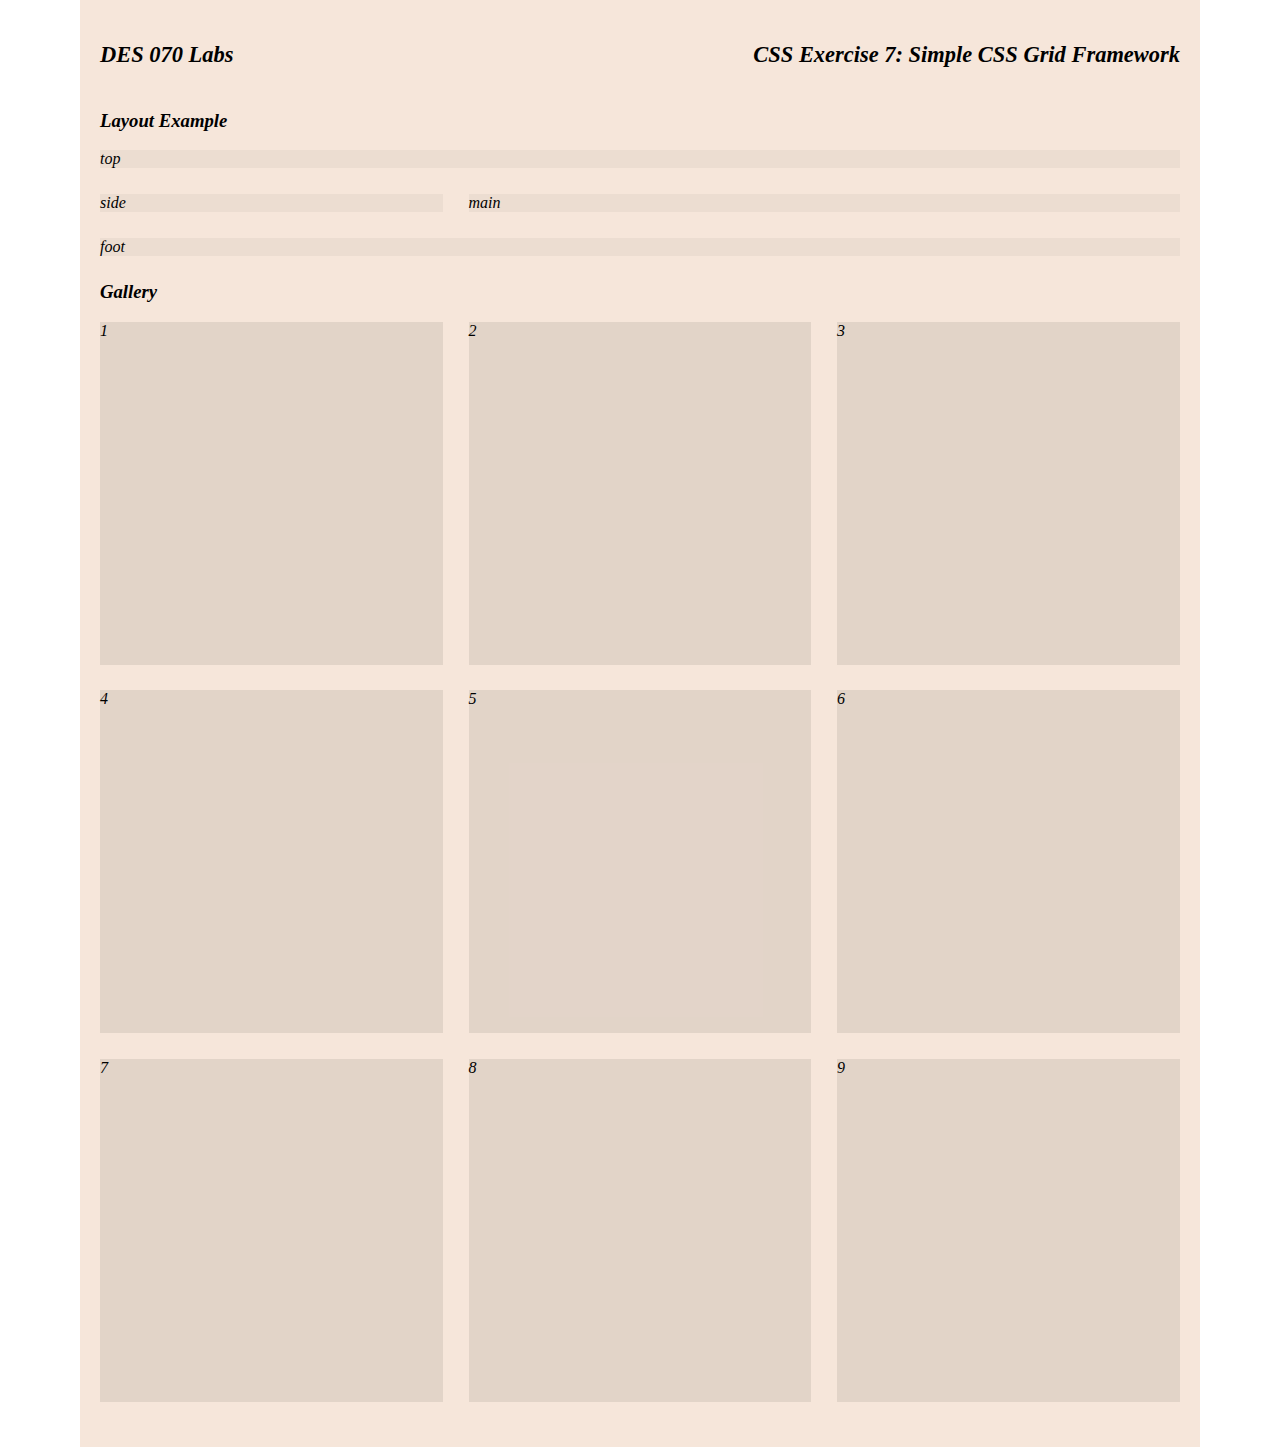
<file: css-lab-7.html>
<!DOCTYPE html>

<html>

    <head>
        <title>CSS Exercise 7: Simple Grid Framework</title>
        <link rel="preconnect" href="https://fonts.googleapis.com">
        <link rel="preconnect" href="https://fonts.gstatic.com" crossorigin>
        <link href="https://fonts.googleapis.com/css2?family=Open+Sans:ital,wght@0,300..800;1,300..800&display=swap" rel="stylesheet">
        <link rel="stylesheet" href="css/style.css">
        <link rel="stylesheet" href="css/grid.css">
        <meta name="viewport" content="width=device-width, initial-scale=1" />
    </head>

    <body>

        <main>

            <div id="head">
                <div><h3><a href="index.html">DES 070 Labs</a></h3></div>
                <div class="sub-head"><h3>CSS Exercise 7: Simple CSS Grid Framework</h3></div>
            </div>
            
            <h3>Layout Example</h3>
            <div id="simple-grid" class="grid">
                <div id="simple-grid-top" class="width-12-12-m width-12-12-i width-12-12">top</div>
                <div id="simple-grid-side" class="width-12-12-m width-4-12-i width-4-12">side</div>
                <div id="simple-grid-main" class="width-12-12-m width-8-12-i width-8-12">main</div>
                <div id="simple-grid-foot" class="width-12-12-m width-12-12-i width-12-12">foot</div>
            </div>

            <h3>Gallery</h3>
            <div id="gallery-grid" class="grid">
                <div class="width-6-12-m width-6-12-i width-4-12">
                    <div class="gal-item">1</div>
                </div>
                <div class="width-6-12-m width-6-12-i width-4-12">
                    <div class="gal-item">2</div>
                </div>
                <div class="width-6-12-m width-6-12-i width-4-12">
                    <div class="gal-item">3</div>
                </div>
                <div class="width-6-12-m width-6-12-i width-4-12">
                    <div class="gal-item">4</div>
                </div>
                <div class="width-6-12-m width-6-12-i width-4-12">
                    <div class="gal-item">5</div>
                </div>
                <div class="width-6-12-m width-6-12-i width-4-12">
                    <div class="gal-item">6</div>
                </div>
                <div class="width-6-12-m width-6-12-i width-4-12">
                    <div class="gal-item">7</div>
                </div>
                <div class="width-6-12-m width-6-12-i width-4-12">
                    <div class="gal-item">8</div>
                </div>
                <div class="width-6-12-m width-6-12-i width-4-12">
                    <div class="gal-item">9</div>
                </div>
            </div>

        </main>

    </body>

</html>
</file>
<file: css/style.css>
:root {
  --background-color: rgb(226, 211, 172);
  --light-color: #ffffff;
  --dark-color: #000000;
  --link-color: rgb(111, 108, 108);
}

body{
  font-family: "DM Serif Text", serif;
  font-weight: 400;
  font-style: italic;
  background-color: var;
  margin:0 1em;
  font-size: 16px;
}

main{
  position: relative;
  max-width: 1080px;
  margin: 0 auto;
  background-color: rgb(246, 230, 218);
  padding: 20px;
}

#head {
  font-size: 1.5vw;
  display: flex;
  justify-content: space-between;
}

#head h3 a {
  color: var(--dark-color);
  text-decoration: none;
}

.subhead{
  display: flex;
  align-items: center;
  margin-left: auto;
  order: 2;
}

img {
  width: 100%;
  height: auto;
}

/*LAB 1 Styles*/

h1 {
  font-size: 2.5em;
  font-weight: 300;
}

h2 {
  font-size: 2em;
  font-weight: 300;
}

.special-headline {
  font-weight: 900;
  color: indigo;
}

#unique-headline {
  font-weight: 600;
  color: deeppink;
}

h2, h3, h4 {
  font-weight: 600;
  color: var(--dark-color);
}

.post {
  border:1px solid var(--dark-color);
  margin-bottom: 1em;
  padding: .5em 1em;
}

#post {
  border:1px solid var(--dark-color);
  background-color: #ffffff;
  margin-bottom: 1em;
  padding: .5em 1em;
}

.post, #post{
.img-container{
  aspect-ratio: 3/2;
}
img{
  width: 100%;
  height: auto;
  display: block;
}

a{
  color: var(--link-color);
  background-color: var(--light-color);
  text-decoration: none;
}

a:hover{
  text-decoration: underline;
}
}

.highlight{
  background-color: var(--dark-color);
  color: var(--light-color);
  h2{
    color: var(--light-color);
  }
}

/*LAB 2 Styles*/

.logo-holder{
  display: flex;
  align-items: center;
  text-decoration: none;
  color: var(--body-color);
  font-weight: bold;
}

#logo{
  height: 3em;
  width: auto;
  float: left;
  margin-right: .5em;
}

.sub-head {
  display: flex;
  align-items: center;
}

/* LAB 3 STYLES */

.hide-me {
  display: none;
}

.post span {
  color: coral;
}

.block-div, .block {
  display: block;
  border-radius: 1em;
  color: coral;
  background-color: #006060;
  border: 1px solid var(--dark-color);
  padding: 1em;
}

.block {
  margin: 1em 0;
}

.inline{
  display: inline;
}

.fixed {
  z-index: auto;
}

.inline-block {
  display: inline-block;
  text-transform: uppercase;
  padding: 0.2em 0.8em;
  color: var(--dark-color) !important;
  background-color: coral;
  transform: rotate(-8deg);
  font-weight: 800;
  font-variation-settings: "width" 65;
}

.static {
  position: static;
  border: 1px solid var(--dark-color);
}

.fixed {
  z-index: 999;
  position: fixed;
  bottom: 1em;
  right: 1em;
  width: 200px;
  padding: 1em;
  background-color: coral;
  border: 1px solid var(--dark-color);
}

.relative {
  position: relative;
  left: 1em;
  width: calc(100% - 1em);
  border: 1px solid var(--dark-color);
}

.absolute-demo-holder {
  position: relative;
  border: 1px solid var(--dark-color);
  width: 100%;
  margin-bottom: 1em;
  aspect-ratio: 4/3;
}

.absolute-bubble {
  position: absolute;
  top: 50%;
  left: 50%;
  width: 100px;
  height: 100px;
  background: coral;
  border-radius: 50px;
  transform: translate(-50%, -50%); /* This is a shorthand of translateX(-50%) and translateY(-50%) */
}

.sticky-demo-holder{
  overflow:scroll;
  position: relative;
  border: 1px solid var(--dark-color);
  width: 100%;
  margin-bottom: 1em;
  height: 200px;
  p{
    margin: 1em;
  }
}

.sticky-bit {
  background-color: coral;
  position: sticky;
  top: 0;
  padding: 1em;
}

.float-demo-holder {
  border: 1px solid var(--dark-color);
  padding: 0 1em;
  margin-bottom: 1em;

  .img-right {
    width: 15em;
    height: auto;
    float: right;
    margin: 1em 0 1em 1em;
  }
  
  .img-left {
    width: 15em;
    height: auto;
    float: left;
    margin: 1em 1em 1em 0;
  }

}

.column-demo-holder {
  border: 1px solid var(--dark-color);
  padding: 1em;
  margin-bottom: 1em;
  overflow: hidden;

  .column {
    width: calc(100%/3 - 2rem);
    aspect-ratio: 1;
    float: left;
    padding: 1rem;
    font-size: 2em;
    font-weight: 100;
    font-style: italic;
    background-color: hsl(16, 100%, 66%);
    &:nth-child(even){
      background-color: hsl(16, 100%, 44%);
    }
  }

  .masthead {
    background-color: #600060;
    margin: 1em;
    height: 100px;
  }

  .side-nav {
    background-color: #006060;
    float: left;
    margin: 1em;
    height: 60vh;
    width: calc(25% - 2em);
  }

  .article {
    background-color: #606000;
    float: left;
    margin: 1em;
    height: 60vh;
    width: calc(75% - 2em);
    
  }

}

/* CSS Lab 4: Grid */

.grid-parent {
  display: grid;
  /*grid-template-columns: 25% 75%;*/
  grid-template-columns: 1fr 3fr;
  gap: 1em;
  margin-bottom: 1em;
}

.grid-child {
  min-height: 30vh;
  background-color: #d6d6d6;
}

.grid-layout-parent {
  display: grid;
  grid-template-columns: 1fr 3fr;
  grid-template-rows: 1fr 5fr;
  gap: 1em;
  margin-bottom: 1em;
}

.grid-layout-chess {
  display: grid;
  /*grid-template-columns: 1fr 1fr 1fr 1fr 1fr 1fr 1fr 1fr;*/
  grid-template-columns: repeat(8, 1fr);
  margin-bottom: 1em;
}

.grid-child-chess {
  aspect-ratio: 1;
  background-color: coral;
  transition: 0.5s;
}

.grid-child-chess:nth-child(-n + 8):nth-child(even),
.grid-child-chess:nth-child(n + 8):nth-child(-n + 16):nth-child(odd),
.grid-child-chess:nth-child(n + 17):nth-child(-n + 24):nth-child(even),
.grid-child-chess:nth-child(n + 25):nth-child(-n + 32):nth-child(odd),
.grid-child-chess:nth-child(n + 33):nth-child(-n + 40):nth-child(even),
.grid-child-chess:nth-child(n + 41):nth-child(-n + 48):nth-child(odd),
.grid-child-chess:nth-child(n + 49):nth-child(-n + 56):nth-child(even),
.grid-child-chess:nth-child(n + 57):nth-child(-n + 64):nth-child(odd) {
    background-color: hsl(16, 100%, 44%)
}

.grid-child-chess:hover {
  background-color: black !important;
}

.grid-assign-parent {
  display: grid;
  grid-template-columns: repeat(4, 1fr);
  grid-template-rows: repeat(4, 1fr);
  gap: 1em;
  margin-bottom: 1em;
}

.grid-assign-child {
  min-height: 1em;
  background-color: #d6d6d6;
}

.grid-assign-special-child {
  grid-row: 2 / 4; /*start at row 2 and go to row 4 */
  grid-column: 2 / 4; /*start at column 2 and go to column 4 */
  background-color: coral;
}

.grid-area-parent {
  display: grid;
  grid-template-columns: 2fr 5fr;
  gap: 1em;
  margin-bottom: 1em;
  grid-template-areas:
    'sidebar header'
    'sidebar main';
    /* notice how it looks like the grid, visually */
}

.grid-area-child {
  min-height: 1em;
  background-color: #d6d6d6;
}
.area-header {
  grid-area: header;
}

.area-sidebar {
  grid-area: sidebar;
}

.area-main {
  grid-area: main;
}

.grid-alignment-parent {
  display: grid;
  grid-template-columns: 1fr 1fr;
  grid-template-rows: 1fr 1fr;
  justify-content: center; /* start, center, end, space-between, space-around, space-evenly  */
  justify-items: center; /* stretch, start, center, end */
  align-content: center; /* start, center, end, space-between, space-around, space-evenly  */
  align-items: center; /* stretch, start, center, end */
  gap: 1em;
  margin-bottom: 1em;
  background-color: #006060;
  min-height: 15em;
}

.grid-alignment-child {
  width: 100px;
  min-height: 1em;
  background-color: #d6d6d6;
}

.quick-center-trick {
  height: 60vh;
  background-color: #600060;
  display: grid;
  place-content: center; /*start, center, end (shorthand for justify-content with align-content)*/
}


/*LAB 7 BEGIN*/
#simple-grid, #gallery-grid{
  width: 100%;
  margin-bottom: 2vw;
}

.gal-item{
  width: 100%;
  aspect-ratio: 1;
}
/*LAB 7 END*/
</file>
<file: css/grid.css>
/* G R I D */

.grid {
    display: grid;
    grid-template-columns: repeat(12, 1fr);
    grid-gap: 2vw;
  }
  
  .grid div {
    background-color:rgba(0,0,0,0.04);
    
  }
  
  /* M O B I L E */
  
  @media (max-width: 47.99rem) {
    .width-1-12-m {
      grid-column: span 1;
    }
  
    .width-2-12-m {
      grid-column: span 2;
    }
  
    .width-3-12-m {
      grid-column: span 3;
    }
  
    .width-4-12-m {
      grid-column: span 4;
    }
  
    .width-5-12-m {
      grid-column: span 5;
    }
  
    .width-6-12-m {
      grid-column: span 6;
    }
  
    .width-7-12-m {
      grid-column: span 7;
    }
  
    .width-8-12-m {
      grid-column: span 8;
    }
  
    .width-9-12-m {
      grid-column: span 9;
    }
  
    .width-10-12-m {
      grid-column: span 10;
    }
  
    .width-11-12-m {
      grid-column: span 11;
    }
  
    .width-12-12-m {
      grid-column: span 12;
    }
  }
  
  /* I P A D */
  
  @media (min-width: 48rem) and (max-width: 79.99rem) {
    .grid {
      grid-gap: 2vw;
    }
  
    .width-1-12-i {
      grid-column: span 1;
    }
  
    .width-2-12-i {
      grid-column: span 2;
    }
  
    .width-3-12-i {
      grid-column: span 3;
    }
  
    .width-4-12-i {
      grid-column: span 4;
    }
  
    .width-5-12-i {
      grid-column: span 5;
    }
  
    .width-6-12-i {
      grid-column: span 6;
    }
  
    .width-7-12-i {
      grid-column: span 7;
    }
  
    .width-8-12-i {
      grid-column: span 8;
    }
  
    .width-9-12-i {
      grid-column: span 9;
    }
  
    .width-10-12-i {
      grid-column: span 10;
    }
  
    .width-11-12-i {
      grid-column: span 11;
    }
  
    .width-12-12-i {
      grid-column: span 12;
    }
  }
  
  /* D E S K T O P */
  
  @media (min-width: 80rem) {
    .grid {
      grid-gap: 2vw;
    }
  
    .width-1-12 {
      grid-column: span 1;
    }
  
    .width-2-12 {
      grid-column: span 2;
    }
  
    .width-3-12 {
      grid-column: span 3;
    }
  
    .width-4-12 {
      grid-column: span 4;
    }
  
    .width-5-12 {
      grid-column: span 5;
    }
  
    .width-6-12 {
      grid-column: span 6;
    }
  
    .width-7-12 {
      grid-column: span 7;
    }
  
    .width-8-12 {
      grid-column: span 8;
    }
  
    .width-9-12 {
      grid-column: span 9;
    }
  
    .width-10-12 {
      grid-column: span 10;
    }
  
    .width-11-12 {
      grid-column: span 11;
    }
  
    .width-12-12 {
      grid-column: span 12;
    }
  }
  
  .no-gutter {
    grid-gap: 0;
  }
  
  @media (max-width: 47.99rem) {
  
    .order-1 {
      order: 1;
    }
  
    .order-2 {
      order: 2;
    }
  
    .order-3 {
      order: 3;
    }
  
    .order-4 {
      order: 4;
    }
  
  }
</file>
